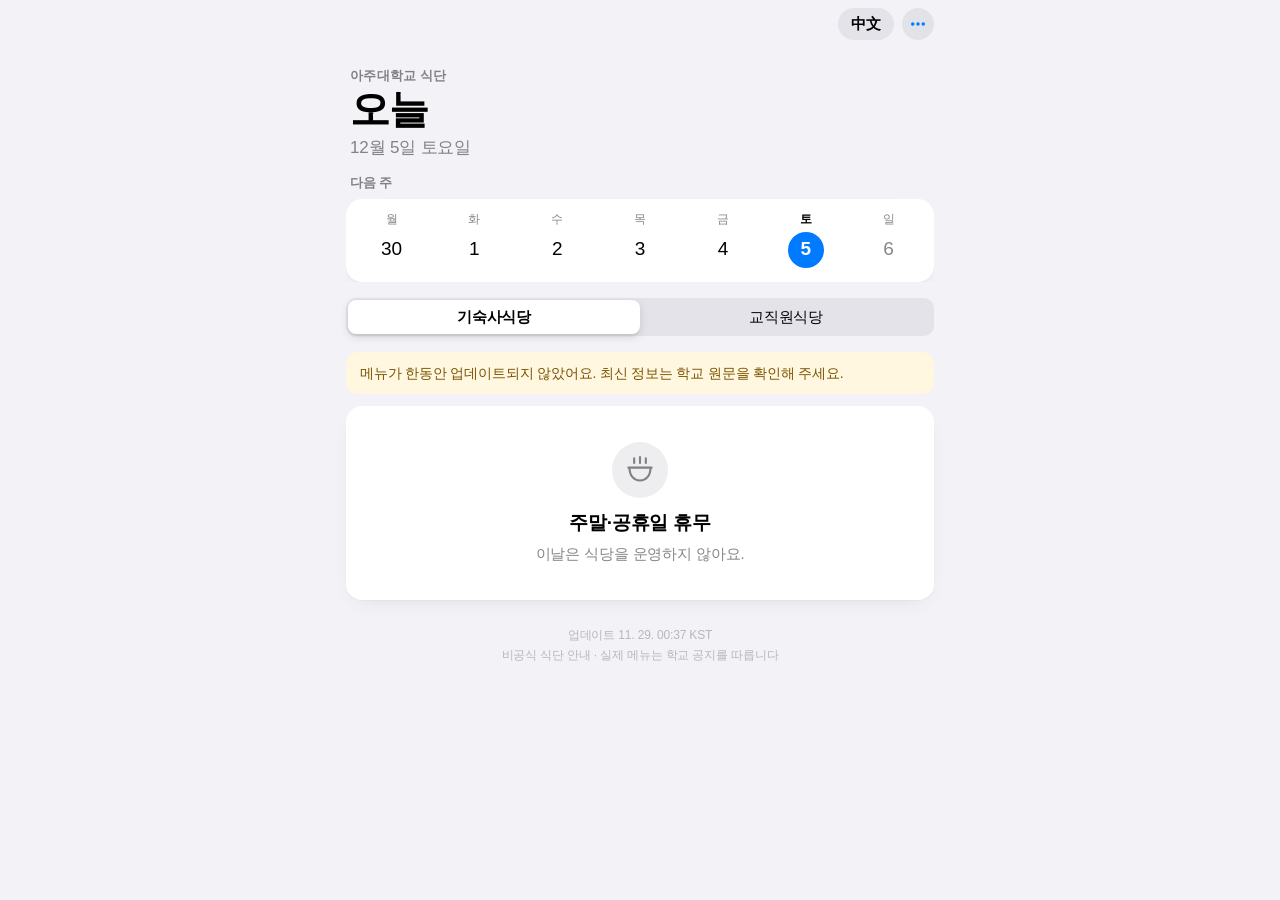
<file: index.html>
<!DOCTYPE html>
<html lang="ko">
<head>
  <meta charset="UTF-8">
  <meta name="viewport" content="width=device-width, initial-scale=1, viewport-fit=cover">
  <meta name="theme-color" content="#f2f2f7" media="(prefers-color-scheme: light)">
  <meta name="theme-color" content="#000000" media="(prefers-color-scheme: dark)">
  <meta name="color-scheme" content="light dark">
  <meta name="description" content="아주대학교 식당의 주간 메뉴를 한국어와 중국어로 확인하세요. 查看亚洲大学食堂每周菜单，支持中韩双语。">
  <title>아주대학교 식단 · Ajou Menu</title>
  <meta name="apple-mobile-web-app-capable" content="yes">
  <meta name="mobile-web-app-capable" content="yes">
  <meta name="apple-mobile-web-app-status-bar-style" content="default">
  <meta name="apple-mobile-web-app-title" content="Ajou Menu">
  <meta name="format-detection" content="telephone=no">
  <meta property="og:type" content="website">
  <meta property="og:title" content="Ajou Menu · 亚洲大学食堂菜单">
  <meta property="og:description" content="宿舍食堂与教职工食堂，中韩双语菜单、供餐时段和每周预告。">
  <meta property="og:url" content="https://zhupoxixixi-lang.github.io/ajou-menu/">
  <meta property="og:image" content="https://zhupoxixixi-lang.github.io/ajou-menu/share.png?v=20261127-new-repo">
  <meta property="og:image:width" content="1200">
  <meta property="og:image:height" content="630">
  <meta name="twitter:card" content="summary_large_image">
  <link rel="canonical" href="https://zhupoxixixi-lang.github.io/ajou-menu/">
  <script>try{var l=new URLSearchParams(location.search).get('lang')||localStorage.getItem('menuLang');if(l==='cn')document.documentElement.lang='zh-CN';}catch(e){}</script>
  <link rel="icon" type="image/svg+xml" href="favicon.svg?v=20261128-cleanup">
  <link rel="apple-touch-icon" href="apple-touch-icon.png?v=20261128-cleanup">
  <link rel="manifest" href="manifest.webmanifest?v=20261128-cleanup">
  <link rel="stylesheet" href="styles.css?v=20261128-cleanup">
  <script defer src="menu-data.js?v=20261128-cleanup"></script>
  <script defer src="menu.js?v=20261128-cleanup"></script>
</head>
<body>
  <a class="skip-link" href="#menuList" id="skipLink">메뉴로 바로가기</a>

  <header class="top-bar" id="topBar">
    <div class="shell top-bar-inner">
      <span class="top-bar-title" id="compactTitle" aria-hidden="true"></span>
      <div class="top-actions">
        <button class="pill-button" id="nowButton" type="button" hidden><span data-icon="clock"></span><span id="nowLabel">지금</span></button>
        <button class="pill-button lang-button" id="langToggle" type="button"><span id="languageLabel">中文</span></button>
        <button class="circle-button" id="toolsToggle" type="button" aria-haspopup="dialog"><span data-icon="more"></span></button>
      </div>
    </div>
  </header>

  <main class="shell page">
    <section class="hero" aria-labelledby="pageTitle">
      <p class="eyebrow" id="brandSubtitle">아주대학교 식단</p>
      <h1 id="pageTitle">오늘</h1>
      <p class="hero-date" id="heroDate"></p>
    </section>

    <nav class="week-strip" id="weekStrip" aria-label="날짜 선택"></nav>

    <div class="controls">
      <div class="segmented" id="restaurantTabs" role="tablist" aria-label="식당 선택"></div>
      <div class="segmented" id="mealTabs" role="tablist" aria-label="식사 선택"></div>
    </div>

    <div id="dataStatus" class="banner" role="status" hidden></div>

    <section class="meal-panel" id="mealPanel" aria-labelledby="mealHeading">
      <div class="meal-head">
        <div class="meal-head-copy">
          <h2 id="mealHeading" class="sr-only"></h2>
          <p class="service-line"><span class="status-chip" id="serviceState" data-state=""></span><span class="service-hours" id="serviceHours"></span></p>
          <p class="service-place" id="servicePlace"></p>
        </div>
        <button class="circle-button tinted" id="shareButton" type="button"><span data-icon="copy"></span></button>
      </div>
      <div id="restaurantStatus" class="banner" role="status" hidden></div>
      <div id="menuList" class="menu-list" tabindex="-1"></div>
      <div id="emptyState" class="empty-card" hidden>
        <span data-icon="bowl" class="empty-symbol"></span>
        <h3 id="emptyTitle"></h3>
        <p id="emptyDescription"></p>
      </div>
    </section>

    <footer class="page-footer">
      <p id="updatedAt"></p>
      <p id="footerNotice"></p>
    </footer>
  </main>

  <dialog id="toolsDialog" class="sheet" aria-labelledby="toolsTitle">
    <div class="sheet-grabber" aria-hidden="true"></div>
    <div class="sheet-head"><h2 id="toolsTitle">설정</h2><button class="text-button" type="button" data-close="toolsDialog" id="toolsDone">완료</button></div>
    <div class="sheet-body">
      <div class="group">
        <button class="group-row" id="refreshButton" type="button"><span class="row-icon blue"><span data-icon="refresh"></span></span><span class="row-label" id="refreshLabel">메뉴 새로고침</span></button>
        <a class="group-row" id="sourceLink" href="https://www.ajou.ac.kr/kr/life/food.do" target="_blank" rel="noopener noreferrer"><span class="row-icon green"><span data-icon="external"></span></span><span class="row-label" id="sourceLabel">학교 원문</span><span class="row-chevron" data-icon="right"></span></a>
        <a class="group-row" href="https://github.com/zhupoxixixi-lang/ajou-menu" target="_blank" rel="noopener noreferrer"><span class="row-icon gray"><span data-icon="github"></span></span><span class="row-label">GitHub</span><span class="row-chevron" data-icon="right"></span></a>
      </div>
      <p id="refreshStatus" class="group-footer" role="status" aria-live="polite" hidden></p>
      <section id="operatingSection" hidden>
        <h3 class="group-header" id="operatingTitle"></h3>
        <div class="group text-group" id="operatingDetails"></div>
      </section>
      <p class="group-footer" id="disclaimer"></p>
    </div>
  </dialog>

  <dialog id="copyDialog" class="sheet" aria-labelledby="copyTitle">
    <div class="sheet-grabber" aria-hidden="true"></div>
    <div class="sheet-head"><h2 id="copyTitle"></h2><button class="text-button" type="button" data-close="copyDialog" id="copyDone">완료</button></div>
    <div class="sheet-body"><p class="group-footer" id="copyHint"></p><textarea id="copyText" readonly aria-labelledby="copyTitle"></textarea></div>
  </dialog>

  <div id="actionStatus" class="toast" role="status" hidden></div>
  <noscript><p class="noscript-note">JavaScript를 켜면 메뉴를 확인할 수 있습니다. 请启用 JavaScript 查看菜单。</p></noscript>
</body>
</html>
</file>
<file: styles.css>
/* Ajou Menu — native iOS look: system fonts, grouped backgrounds, dark mode, GPU-only motion. */
:root {
  color-scheme: light dark;
  --bg: #f2f2f7;
  --card: #ffffff;
  --card-pressed: #e5e5ea;
  --fill: rgba(118, 118, 128, .12);
  --fill-strong: rgba(118, 118, 128, .2);
  --thumb: #ffffff;
  --label: #000000;
  --label-2: rgba(60, 60, 67, .62);
  --label-3: rgba(60, 60, 67, .32);
  --separator: rgba(60, 60, 67, .16);
  --accent: #007aff;
  --accent-soft: rgba(0, 122, 255, .12);
  --green: #248a3d;
  --green-soft: rgba(52, 199, 89, .16);
  --orange: #c25e00;
  --orange-soft: rgba(255, 149, 0, .16);
  --red: #d70015;
  --gray-soft: rgba(142, 142, 147, .16);
  --warn-bg: #fff7e0;
  --warn-text: #7a5400;
  --bar: rgba(242, 242, 247, .82);
  --shadow: 0 1px 2px rgba(0, 0, 0, .04), 0 8px 24px -12px rgba(0, 0, 0, .12);
  --thumb-shadow: 0 3px 8px rgba(0, 0, 0, .12), 0 3px 1px rgba(0, 0, 0, .04);
  --radius: 16px;
  --spring: cubic-bezier(.32, .72, 0, 1);
  --ease-out: cubic-bezier(.2, .8, .2, 1);
  --font: -apple-system, BlinkMacSystemFont, "SF Pro Text", "Apple SD Gothic Neo", "PingFang SC", "Hiragino Sans GB", "Malgun Gothic", "Microsoft YaHei", "Noto Sans KR", "Noto Sans SC", "Segoe UI", sans-serif;
  --font-display: -apple-system-headline, -apple-system, BlinkMacSystemFont, "SF Pro Display", "Apple SD Gothic Neo", "PingFang SC", "Malgun Gothic", "Microsoft YaHei", sans-serif;
}
:root:lang(zh-CN) {
  --font: -apple-system, BlinkMacSystemFont, "SF Pro Text", "PingFang SC", "Hiragino Sans GB", "Apple SD Gothic Neo", "Microsoft YaHei", "Malgun Gothic", "Noto Sans SC", "Noto Sans KR", "Segoe UI", sans-serif;
  --font-display: -apple-system, BlinkMacSystemFont, "SF Pro Display", "PingFang SC", "Hiragino Sans GB", "Microsoft YaHei", sans-serif;
}
@media (prefers-color-scheme: dark) {
  :root {
    --bg: #000000;
    --card: #1c1c1e;
    --card-pressed: #2c2c2e;
    --fill: rgba(118, 118, 128, .24);
    --fill-strong: rgba(118, 118, 128, .32);
    --thumb: #636366;
    --label: #ffffff;
    --label-2: rgba(235, 235, 245, .62);
    --label-3: rgba(235, 235, 245, .3);
    --separator: rgba(84, 84, 88, .55);
    --accent: #0a84ff;
    --accent-soft: rgba(10, 132, 255, .2);
    --green: #30d158;
    --green-soft: rgba(48, 209, 88, .18);
    --orange: #ff9f0a;
    --orange-soft: rgba(255, 159, 10, .18);
    --red: #ff453a;
    --gray-soft: rgba(142, 142, 147, .22);
    --warn-bg: rgba(255, 214, 10, .14);
    --warn-text: #ffd60a;
    --bar: rgba(0, 0, 0, .78);
    --shadow: none;
    --thumb-shadow: 0 3px 8px rgba(0, 0, 0, .3);
  }
}

*, *::before, *::after { box-sizing: border-box; }
html { -webkit-text-size-adjust: 100%; text-size-adjust: 100%; background: var(--bg); }
body {
  margin: 0;
  min-height: 100dvh;
  background: var(--bg);
  color: var(--label);
  font-family: var(--font);
  font-size: 17px;
  line-height: 1.42;
  letter-spacing: -.01em;
  -webkit-font-smoothing: antialiased;
  -webkit-tap-highlight-color: transparent;
  text-rendering: optimizeLegibility;
}
button, a, input, textarea { font: inherit; color: inherit; letter-spacing: inherit; }
button { border: 0; background: none; padding: 0; cursor: pointer; touch-action: manipulation; }
button:disabled { cursor: default; }
a { color: var(--accent); text-decoration: none; }
[hidden] { display: none !important; }
.sr-only { position: absolute; width: 1px; height: 1px; overflow: hidden; clip: rect(0 0 0 0); white-space: nowrap; }
:focus-visible { outline: 3px solid var(--accent); outline-offset: 2px; border-radius: 10px; }
.icon { width: 1em; height: 1em; display: block; flex: none; }

.skip-link { position: fixed; left: 12px; top: -60px; z-index: 50; padding: 10px 14px; border-radius: 12px; background: var(--card); box-shadow: var(--shadow); }
.skip-link:focus { top: calc(env(safe-area-inset-top) + 8px); }

.shell { width: 100%; max-width: 620px; margin: 0 auto; padding-left: max(16px, env(safe-area-inset-left)); padding-right: max(16px, env(safe-area-inset-right)); }

/* Top bar: transparent until the large title scrolls away, like a UINavigationBar. */
.top-bar {
  position: sticky; top: 0; z-index: 20; border-bottom: .5px solid transparent;
  padding-top: env(safe-area-inset-top);
  background: transparent;
  transition: background-color .2s linear, box-shadow .2s linear;
}
.top-bar.is-scrolled {
  background: var(--bar);
  -webkit-backdrop-filter: saturate(180%) blur(20px);
  backdrop-filter: saturate(180%) blur(20px);
  border-bottom: .5px solid var(--separator);
}
.top-bar-inner { height: 48px; display: flex; align-items: center; gap: 12px; }
.top-bar-title {
  flex: 1; min-width: 0; overflow: hidden; text-overflow: ellipsis; white-space: nowrap;
  font-size: 17px; font-weight: 600; opacity: 0; transform: translateY(6px); pointer-events: none;
  transition: opacity .2s linear, transform .25s var(--ease-out);
}
.top-bar.is-scrolled .top-bar-title { opacity: 1; transform: none; }
.top-actions { display: flex; align-items: center; gap: 8px; flex: none; }
.pill-button {
  height: 32px; padding: 0 12px; border-radius: 999px; display: inline-flex; align-items: center; gap: 5px;
  background: var(--fill); color: var(--accent); font-size: 15px; font-weight: 600;
  transition: transform .2s var(--ease-out), opacity .2s;
}
.pill-button .icon { font-size: 15px; }
.lang-button { color: var(--label); min-width: 56px; justify-content: center; }
.circle-button {
  width: 32px; height: 32px; border-radius: 50%; display: inline-grid; place-items: center;
  background: var(--fill); color: var(--accent); font-size: 18px;
  transition: transform .2s var(--ease-out), opacity .2s;
}
.circle-button.tinted { background: var(--accent-soft); }
.pill-button:active, .circle-button:active { transform: scale(.92); opacity: .7; }
.circle-button:disabled { opacity: .35; }

/* Large title */
.page { padding-bottom: calc(32px + env(safe-area-inset-bottom)); }
.hero { padding: 2px 4px 14px; }
.eyebrow { margin: 0 0 2px; color: var(--label-2); font-size: 13px; font-weight: 600; letter-spacing: .02em; text-transform: uppercase; }
.hero h1 { margin: 0; font-family: var(--font-display); font-size: 34px; line-height: 1.12; font-weight: 700; letter-spacing: -.02em; }
.hero-date { margin: 4px 0 0; color: var(--label-2); font-size: 17px; }

/* Week strip: pages of 7 days with scroll snapping. */
.week-strip {
  display: flex; overflow-x: auto; scroll-snap-type: x mandatory; scrollbar-width: none;
  margin: 0 -16px 14px; padding: 0 16px; scroll-padding: 0 16px;
  -webkit-overflow-scrolling: touch; overscroll-behavior-x: contain;
}
.week-strip::-webkit-scrollbar { display: none; }
.week-page { flex: 0 0 100%; scroll-snap-align: start; scroll-snap-stop: always; }
.week-page + .week-page { margin-left: 16px; }
.week-label { display: flex; justify-content: space-between; align-items: baseline; margin: 0 4px 6px; font-size: 13px; color: var(--label-2); font-weight: 600; }
.week-label .hint { font-weight: 400; color: var(--label-3); }
.week-days {
  display: grid; grid-template-columns: repeat(7, 1fr); gap: 4px;
  background: var(--card); border-radius: var(--radius); padding: 8px 6px; box-shadow: var(--shadow);
}
.day-button {
  display: flex; flex-direction: column; align-items: center; gap: 4px; padding: 4px 0 6px;
  border-radius: 12px; min-height: 58px;
  transition: transform .2s var(--ease-out);
}
.day-button:active:not(:disabled) { transform: scale(.9); }
.day-name { font-size: 12px; color: var(--label-2); font-weight: 500; }
.day-number {
  width: 36px; height: 36px; border-radius: 50%; display: grid; place-items: center;
  font-size: 19px; font-weight: 500; font-variant-numeric: tabular-nums;
  transition: background-color .25s var(--ease-out), color .25s var(--ease-out);
}
.day-button.is-today .day-number { color: var(--accent); font-weight: 700; }
.day-button[aria-pressed="true"] .day-number { background: var(--accent); color: #fff; font-weight: 700; }
.day-button[aria-pressed="true"] .day-name { color: var(--label); font-weight: 600; }
.day-button:disabled .day-number, .day-button:disabled .day-name { color: var(--label-3); }
.day-button.is-weekend:not([aria-pressed="true"]):not(.is-today) .day-number { color: var(--label-2); }

/* Segmented controls with a sliding thumb. */
.controls { display: grid; gap: 10px; margin-bottom: 16px; }
.segmented {
  --count: 2; --index: 0;
  position: relative; display: grid; grid-template-columns: repeat(var(--count), 1fr);
  padding: 2px; border-radius: 10px; background: var(--fill); isolation: isolate;
}
.segmented::before {
  content: ""; position: absolute; z-index: -1; top: 2px; bottom: 2px; left: 2px;
  width: calc((100% - 4px) / var(--count)); border-radius: 8px;
  background: var(--thumb); box-shadow: var(--thumb-shadow);
  transform: translateX(calc(100% * var(--index)));
  transition: transform .35s var(--spring);
}
.segmented.no-selection::before { opacity: 0; }
.segment {
  position: relative; height: 34px; padding: 0 6px; border-radius: 8px;
  font-size: 15px; font-weight: 500; color: var(--label); white-space: nowrap; overflow: hidden; text-overflow: ellipsis;
  transition: opacity .2s;
}
.segment + .segment::after {
  content: ""; position: absolute; left: 0; top: 9px; bottom: 9px; width: 1px; background: var(--separator);
  transition: opacity .2s;
}
.segment[aria-selected="true"], .segment[aria-selected="true"] + .segment::after { font-weight: 600; }
.segment[aria-selected="true"]::after, .segment[aria-selected="true"] + .segment::after { opacity: 0; }
.segment:active { opacity: .55; }
.segment:disabled { color: var(--label-3); }

/* Banners */
.banner {
  margin: 0 0 12px; padding: 11px 14px; border-radius: 12px;
  background: var(--warn-bg); color: var(--warn-text); font-size: 14px; line-height: 1.45;
}

/* Meal panel */
.meal-head { display: flex; align-items: flex-start; justify-content: space-between; gap: 12px; margin: 0 4px 10px; }
.service-line { display: flex; flex-wrap: wrap; align-items: center; gap: 8px; margin: 0; font-size: 15px; }
.status-chip {
  display: inline-flex; align-items: center; gap: 6px; height: 24px; padding: 0 10px; border-radius: 999px;
  font-size: 13px; font-weight: 600; background: var(--gray-soft); color: var(--label-2);
}
.status-chip::before { content: ""; width: 7px; height: 7px; border-radius: 50%; background: currentColor; }
.status-chip[data-state="serving"], .status-chip[data-state="servingReference"] { background: var(--green-soft); color: var(--green); }
.status-chip[data-state="serving"]::before, .status-chip[data-state="servingReference"]::before { animation: pulse 2s ease-in-out infinite; }
.status-chip[data-state="upcoming"], .status-chip[data-state="preview"] { background: var(--orange-soft); color: var(--orange); }
.status-chip[data-state="unconfirmed"] { background: var(--warn-bg); color: var(--warn-text); }
.service-hours { color: var(--label-2); font-variant-numeric: tabular-nums; font-weight: 500; }
.service-place { margin: 4px 0 0; color: var(--label-3); font-size: 13px; }
@keyframes pulse { 0%, 100% { opacity: 1; } 50% { opacity: .35; } }

.menu-list { display: grid; gap: 12px; outline: none; }
.menu-list.is-entering > * { animation: card-in .38s var(--ease-out) both; }
.menu-list.is-entering > :nth-child(2) { animation-delay: .03s; }
.menu-list.is-entering > :nth-child(3) { animation-delay: .06s; }
.menu-list.is-entering > :nth-child(n+4) { animation-delay: .09s; }
.menu-list.from-right > * { --enter-x: 18px; }
.menu-list.from-left > * { --enter-x: -18px; }
@keyframes card-in { from { opacity: 0; transform: translate3d(var(--enter-x, 0), 10px, 0); } to { opacity: 1; transform: none; } }

.corner-card { background: var(--card); border-radius: var(--radius); padding: 14px 16px 6px; box-shadow: var(--shadow); }
.corner-name {
  display: flex; align-items: center; gap: 8px; margin: 0 0 6px;
  font-size: 13px; font-weight: 600; color: var(--label-2); letter-spacing: .01em;
}
.corner-badge {
  min-width: 22px; height: 22px; padding: 0 6px; border-radius: 6px; display: inline-grid; place-items: center;
  background: var(--accent-soft); color: var(--accent); font-size: 12px; font-weight: 700;
}
.main-dish { margin: 0 0 6px; font-size: 21px; line-height: 1.3; font-weight: 700; letter-spacing: -.015em; }
.side-list { list-style: none; margin: 0; padding: 0; }
.side-list li { position: relative; padding: 9px 0; font-size: 16px; line-height: 1.38; color: var(--label); }
.side-list li + li { border-top: .5px solid var(--separator); }
.side-list:first-child li:first-child { padding-top: 2px; }
.card-notes { margin: 4px 0 8px; padding-top: 8px; border-top: .5px solid var(--separator); }
.card-notes p { margin: 0 0 4px; color: var(--label-2); font-size: 13px; line-height: 1.45; }
.corner-card.note-card { padding-bottom: 10px; }
.corner-card.note-card .card-notes { margin: 0; padding: 0; border-top: 0; }
.corner-card.note-card .card-notes p { font-size: 14px; }

.empty-card {
  background: var(--card); border-radius: var(--radius); padding: 36px 20px; text-align: center; box-shadow: var(--shadow);
  animation: card-in .38s var(--ease-out) both;
}
.empty-symbol { display: inline-grid; width: 56px; height: 56px; place-items: center; border-radius: 50%; background: var(--fill); color: var(--label-2); font-size: 28px; margin-bottom: 12px; }
.empty-card h3 { margin: 0 0 6px; font-size: 19px; font-weight: 600; }
.empty-card p { margin: 0; color: var(--label-2); font-size: 15px; }

.page-footer { margin-top: 26px; padding: 0 4px; text-align: center; color: var(--label-3); font-size: 12px; line-height: 1.6; }
.page-footer p { margin: 0; }

/* Bottom sheets */
.sheet {
  position: fixed; inset: auto 0 0 0; margin: 0 auto; width: 100%; max-width: 620px; max-height: 88dvh;
  padding: 0 0 calc(16px + env(safe-area-inset-bottom)); border: 0; border-radius: 14px 14px 0 0;
  background: var(--bg); color: var(--label); overflow: auto; overscroll-behavior: contain;
}
.sheet[open] { animation: sheet-in .42s var(--spring); }
.sheet.is-closing { animation: sheet-out .26s var(--ease-out) forwards; }
.sheet::backdrop { background: rgba(0, 0, 0, .32); animation: fade-in .3s ease both; }
.sheet.is-closing::backdrop { animation: fade-out .26s ease forwards; }
@keyframes sheet-in { from { transform: translate3d(0, 100%, 0); } to { transform: none; } }
@keyframes sheet-out { to { transform: translate3d(0, 100%, 0); } }
@keyframes fade-in { from { opacity: 0; } }
@keyframes fade-out { to { opacity: 0; } }
.sheet-grabber { width: 36px; height: 5px; border-radius: 3px; margin: 6px auto 0; background: var(--fill-strong); }
.sheet-head { display: flex; align-items: center; justify-content: center; position: relative; height: 48px; padding: 0 16px; }
.sheet-head h2 { margin: 0; font-size: 17px; font-weight: 600; }
.text-button { position: absolute; right: 16px; color: var(--accent); font-size: 17px; font-weight: 600; padding: 8px 0; }
.text-button:active { opacity: .5; }
.sheet-body { padding: 8px 16px 0; }
.group { background: var(--card); border-radius: 12px; overflow: hidden; }
.group-row {
  width: 100%; min-height: 48px; display: flex; align-items: center; gap: 12px; padding: 0 16px; text-align: left; color: var(--label);
  transition: background-color .15s;
}
.group-row:active { background: var(--card-pressed); }
.group-row:disabled { opacity: .5; }
.group-row + .group-row { position: relative; }
.group-row + .group-row::before { content: ""; position: absolute; left: 56px; right: 0; top: 0; border-top: .5px solid var(--separator); }
.row-icon { width: 28px; height: 28px; border-radius: 7px; display: grid; place-items: center; color: #fff; font-size: 16px; flex: none; }
.row-icon.blue { background: #007aff; } .row-icon.green { background: #34c759; } .row-icon.gray { background: #8e8e93; }
.row-label { flex: 1; font-size: 17px; }
.row-chevron { color: var(--label-3); font-size: 15px; }
.group-header { margin: 24px 16px 6px; font-size: 13px; font-weight: 400; color: var(--label-2); text-transform: uppercase; letter-spacing: .02em; }
.group-footer { margin: 8px 16px 0; font-size: 13px; color: var(--label-2); line-height: 1.5; }
.text-group { padding: 6px 16px; }
.text-group p { margin: 0; padding: 8px 0; font-size: 15px; }
.text-group p + p { border-top: .5px solid var(--separator); }
#copyText { width: 100%; min-height: 220px; margin-top: 10px; padding: 12px; border: 0; border-radius: 12px; background: var(--card); color: var(--label); font-size: 16px; resize: vertical; }

/* Toast */
.toast {
  position: fixed; left: 50%; bottom: calc(24px + env(safe-area-inset-bottom)); z-index: 60;
  transform: translateX(-50%); padding: 10px 18px; border-radius: 999px;
  background: rgba(30, 30, 30, .88); color: #fff; font-size: 15px; font-weight: 500;
  -webkit-backdrop-filter: blur(12px); backdrop-filter: blur(12px);
  animation: toast-in .35s var(--spring);
}
@keyframes toast-in { from { opacity: 0; transform: translate(-50%, 12px) scale(.96); } }
.noscript-note { margin: 24px 16px; text-align: center; }

@media (min-width: 700px) {
  .hero { padding-top: 18px; }
  .hero h1 { font-size: 40px; }
  .week-strip { margin: 0 0 16px; padding: 0; }
}
@media (prefers-reduced-motion: reduce) {
  *, *::before, *::after { animation-duration: .01ms !important; animation-iteration-count: 1 !important; transition-duration: .01ms !important; }
}
@media (prefers-contrast: more) {
  :root { --label-2: rgba(60, 60, 67, .85); --separator: rgba(60, 60, 67, .4); }
}
</file>
